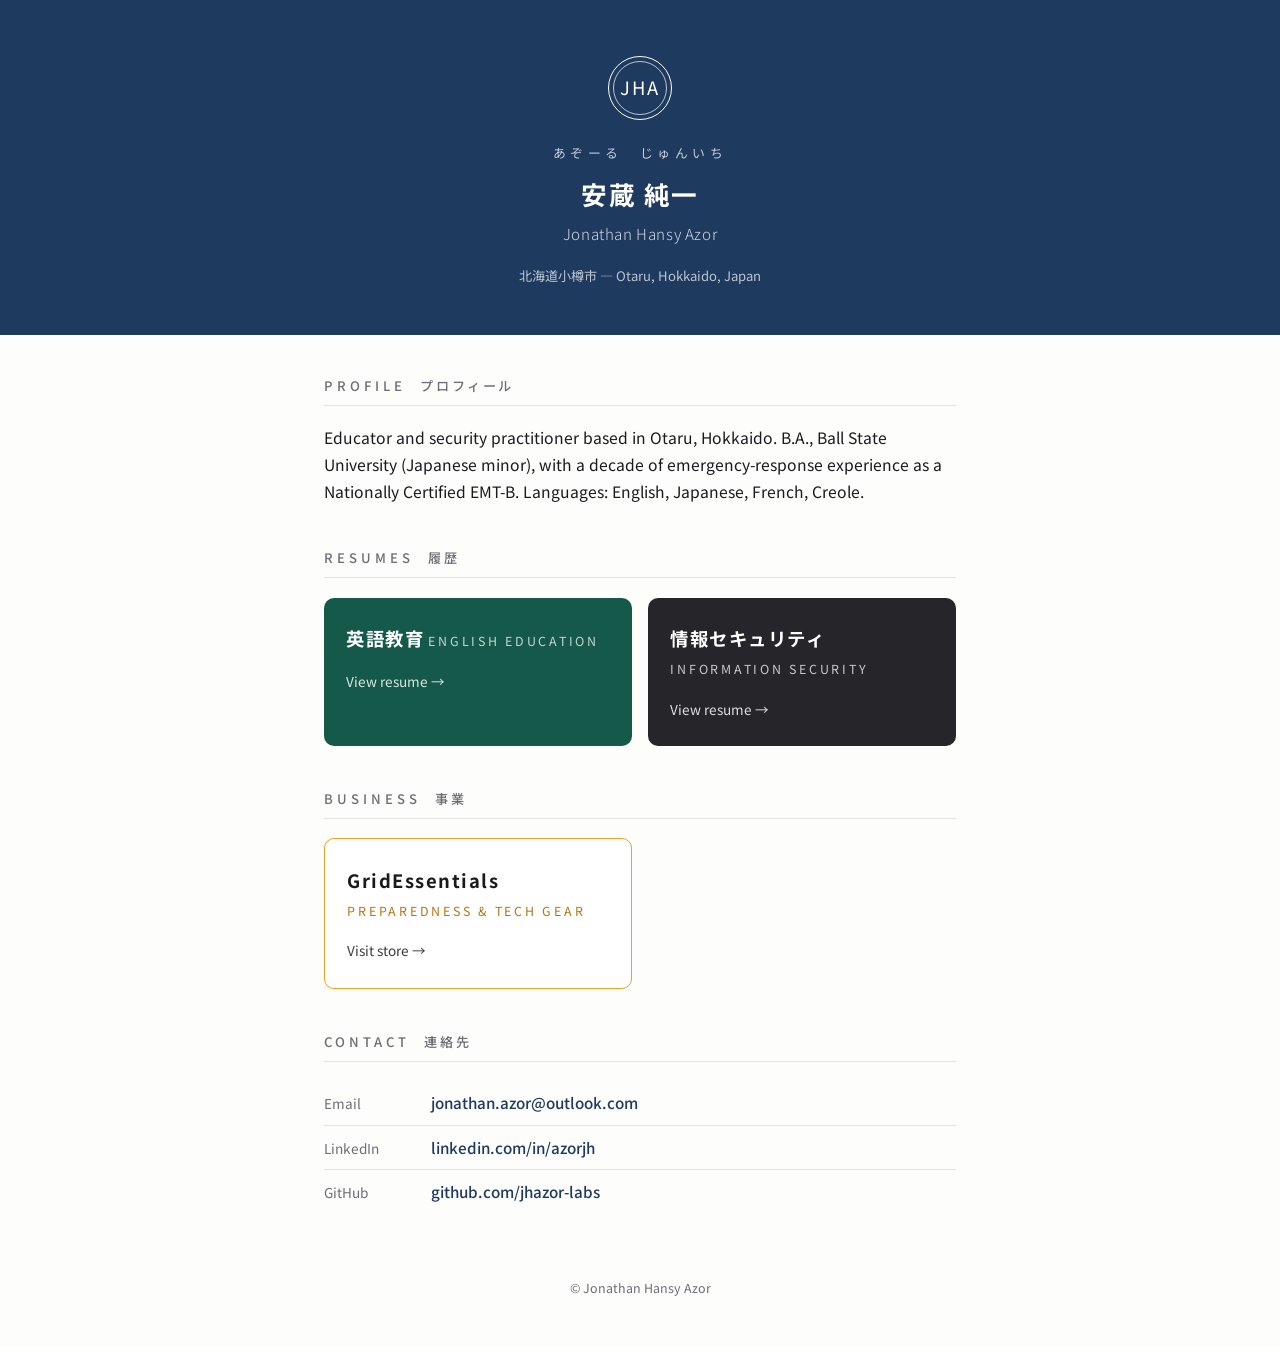
<file: index.html>
<!DOCTYPE html>
<html lang="ja" style="--accent:#1E3A5F">
<head>
<meta charset="utf-8">
<meta name="viewport" content="width=device-width, initial-scale=1">
<title>Jonathan Hansy Azor — 安蔵 純一</title>
<meta name="description" content="Jonathan Hansy Azor (安蔵 純一) — English education and information security. Otaru, Hokkaido, Japan.">
<link rel="preconnect" href="https://fonts.googleapis.com">
<link href="https://fonts.googleapis.com/css2?family=Noto+Sans+JP:wght@300;400;500;700&display=swap" rel="stylesheet">
<style>
:root {
  --ink: #1a1a1e;
  --paper: #fdfdfc;
  --gray: #6d6d74;
  --line: #e3e3e0;
  --accent: #1E3A5F;
  --accent-ink: #ffffff;
  --max: 680px;
}
* { margin: 0; padding: 0; box-sizing: border-box; }
html { -webkit-text-size-adjust: 100%; }
body {
  font-family: "Noto Sans JP", -apple-system, BlinkMacSystemFont, "Segoe UI",
               "Hiragino Kaku Gothic ProN", Meiryo, sans-serif;
  font-size: 16px;
  line-height: 1.7;
  color: var(--ink);
  background: var(--paper);
}
header {
  background: var(--accent);
  color: var(--accent-ink);
  padding: 3.5rem 1.5rem 3rem;
  text-align: center;
}
.monogram {
  width: 64px; height: 64px;
  border: 1.5px solid currentColor;
  border-radius: 50%;
  display: inline-flex; align-items: center; justify-content: center;
  font-size: 1.15rem; letter-spacing: 0.12em;
  position: relative;
  margin-bottom: 1.4rem;
}
.monogram::after {
  content: ""; position: absolute; inset: 4px;
  border: 0.75px solid currentColor; border-radius: 50%;
  opacity: 0.7;
}
header .eyebrow {
  font-size: 0.8rem;
  letter-spacing: 0.35em;
  opacity: 0.75;
  margin-bottom: 0.5rem;
}
header h1 {
  font-size: 1.6rem;
  font-weight: 700;
  letter-spacing: 0.06em;
}
header .romaji {
  font-weight: 300;
  font-size: 0.95rem;
  opacity: 0.8;
  margin-top: 0.35rem;
  letter-spacing: 0.04em;
}
header .loc {
  font-size: 0.82rem;
  opacity: 0.7;
  margin-top: 1.1rem;
}
main {
  max-width: var(--max);
  margin: 0 auto;
  padding: 2.5rem 1.5rem 4rem;
}
section + section { margin-top: 2.6rem; }
h2 {
  font-size: 0.82rem;
  font-weight: 500;
  letter-spacing: 0.3em;
  color: var(--gray);
  text-transform: uppercase;
  border-bottom: 1px solid var(--line);
  padding-bottom: 0.5rem;
  margin-bottom: 1.2rem;
}
h2 .jp { letter-spacing: 0.2em; margin-left: 0.6em; }
.summary { font-size: 0.98rem; }
.doors { display: grid; gap: 1rem; }
@media (min-width: 560px) { .doors { grid-template-columns: 1fr 1fr; } }
.door {
  display: block;
  text-decoration: none;
  color: #fff;
  border-radius: 10px;
  padding: 1.6rem 1.4rem;
  transition: transform 0.12s ease;
}
.door:active { transform: scale(0.98); }
.door .jp { font-size: 1.15rem; font-weight: 700; letter-spacing: 0.08em; }
.door .en { font-size: 0.78rem; letter-spacing: 0.22em; opacity: 0.75;
            margin-top: 0.2rem; }
.door .go { font-size: 0.85rem; opacity: 0.85; margin-top: 1rem; display: block; }
.door.alt { background: #15594A; }
.door.sec { background: #26262A; }
.door.grid { background: #fff; color: var(--ink); border: 1.5px solid #EF9F27; }
.door.grid .en { color: #b57614; opacity: 1; }
.contact { list-style: none; font-size: 0.95rem; }
.contact li { padding: 0.55rem 0; border-bottom: 1px solid var(--line); }
.contact li:last-child { border-bottom: 0; }
.contact a { color: var(--accent); text-decoration: none; font-weight: 500; }
.contact .k { display: inline-block; min-width: 6.5rem; color: var(--gray);
              font-size: 0.85rem; }
footer {
  text-align: center;
  font-size: 0.78rem;
  color: var(--gray);
  padding: 0 1.5rem 3rem;
}
footer a { color: var(--gray); }
@media (prefers-reduced-motion: reduce) {
  .door { transition: none; }
}
</style>
</head>
<body>

<header>
  <div class="monogram">JHA</div>
  <p class="eyebrow">あぞーる　じゅんいち</p>
  <h1>安蔵 純一</h1>
  <p class="romaji">Jonathan Hansy Azor</p>
  <p class="loc">北海道小樽市 — Otaru, Hokkaido, Japan</p>
</header>

<main>
  <section>
    <h2>Profile <span class="jp">プロフィール</span></h2>
    <p class="summary">
      Educator and security practitioner based in Otaru, Hokkaido.
      B.A., Ball State University (Japanese minor), with a decade of
      emergency-response experience as a Nationally Certified EMT-B.
      Languages: English, Japanese, French, Creole.
    </p>
  </section>

  <section>
    <h2>Resumes <span class="jp">履歴</span></h2>
    <div class="doors">
      <a class="door alt" href="alt/">
        <span class="jp">英語教育</span>
        <span class="en">ENGLISH EDUCATION</span>
        <span class="go">View resume →</span>
      </a>
      <a class="door sec" href="security/">
        <span class="jp">情報セキュリティ</span>
        <span class="en">INFORMATION SECURITY</span>
        <span class="go">View resume →</span>
      </a>
    </div>
  </section>

  <section>
    <h2>Business <span class="jp">事業</span></h2>
    <div class="doors">
      <a class="door grid" href="https://gridessentials.myshopify.com">
        <span class="jp">GridEssentials</span>
        <span class="en">PREPAREDNESS &amp; TECH GEAR</span>
        <span class="go">Visit store →</span>
      </a>
    </div>
  </section>

  <section>
    <h2>Contact <span class="jp">連絡先</span></h2>
    <ul class="contact">
      <li><span class="k">Email</span>
          <a href="mailto:jonathan.azor@outlook.com">jonathan.azor@outlook.com</a></li>
      <li><span class="k">LinkedIn</span>
          <a href="https://www.linkedin.com/in/azorjh/">linkedin.com/in/azorjh</a></li>
      <li><span class="k">GitHub</span>
          <a href="https://github.com/jhazor-labs">github.com/jhazor-labs</a></li>
    </ul>
  </section>
</main>

<footer>© Jonathan Hansy Azor</footer>
</body>
</html>
</file>
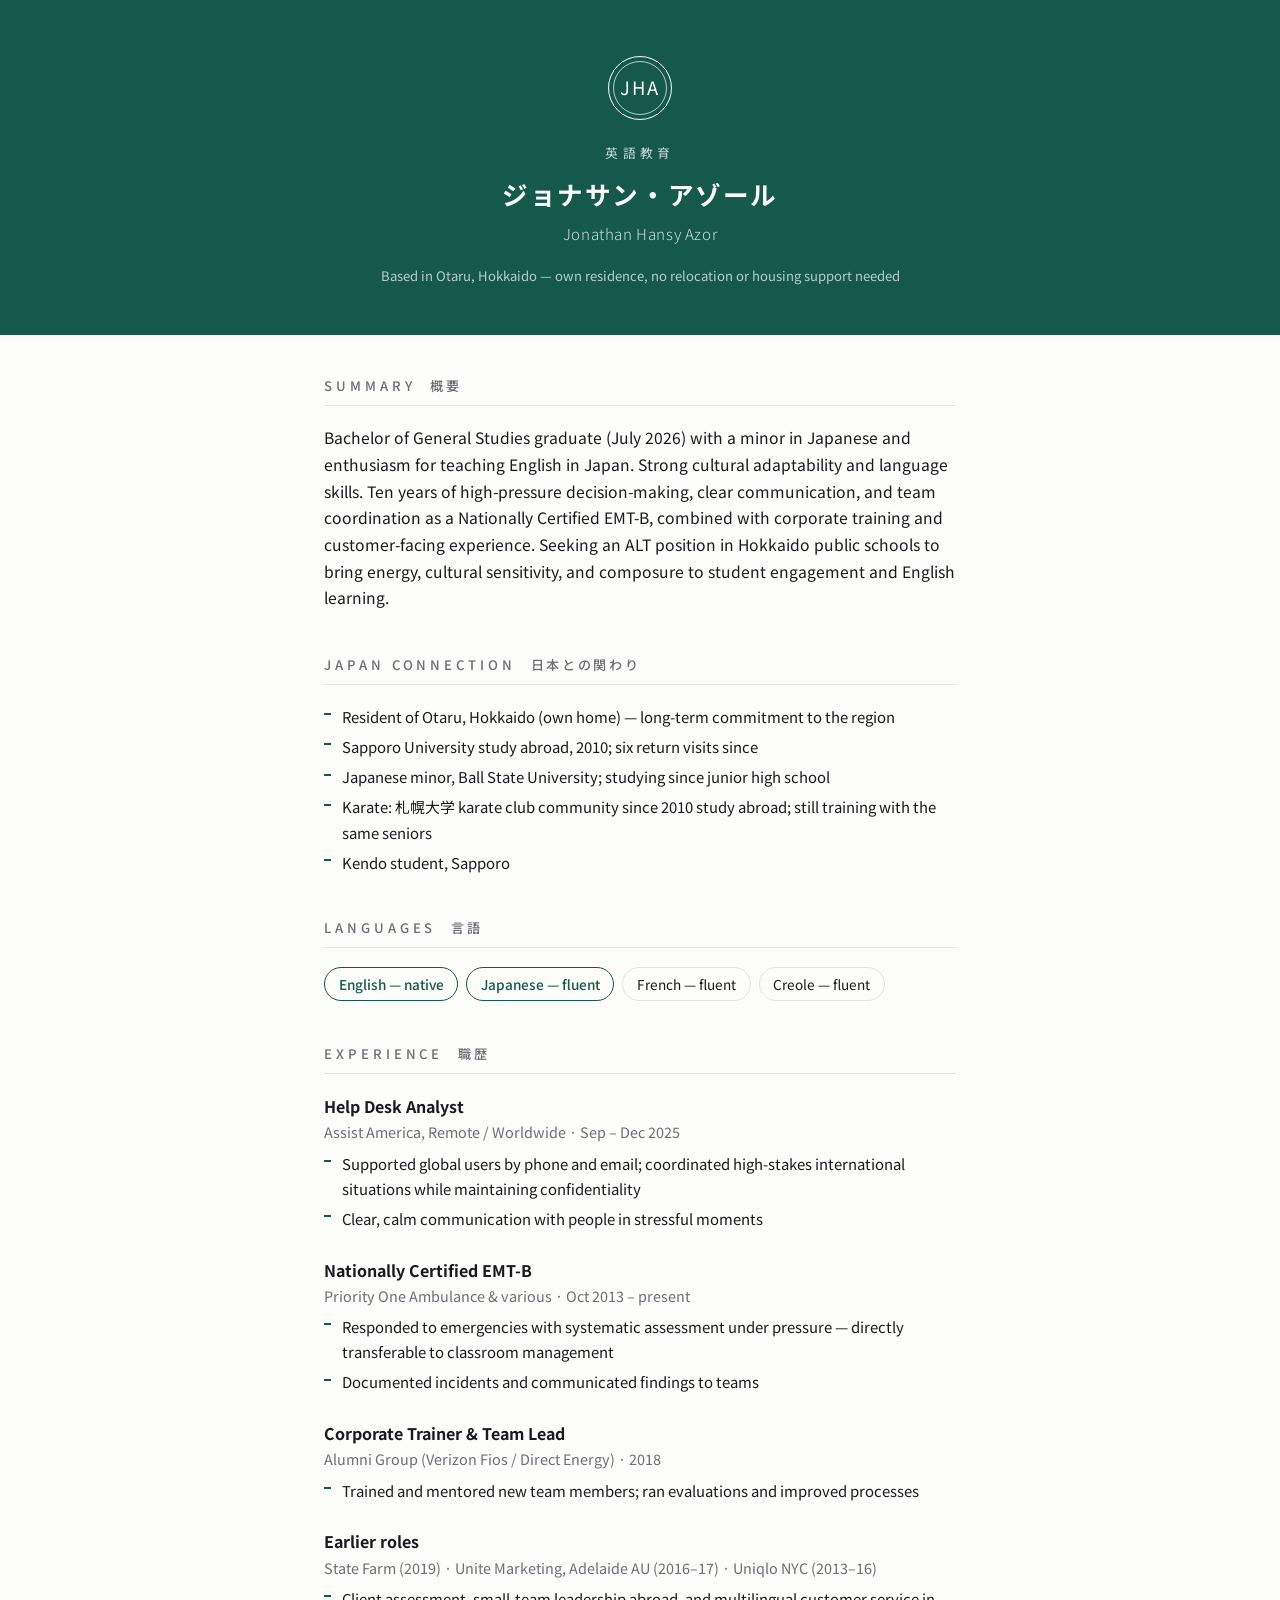
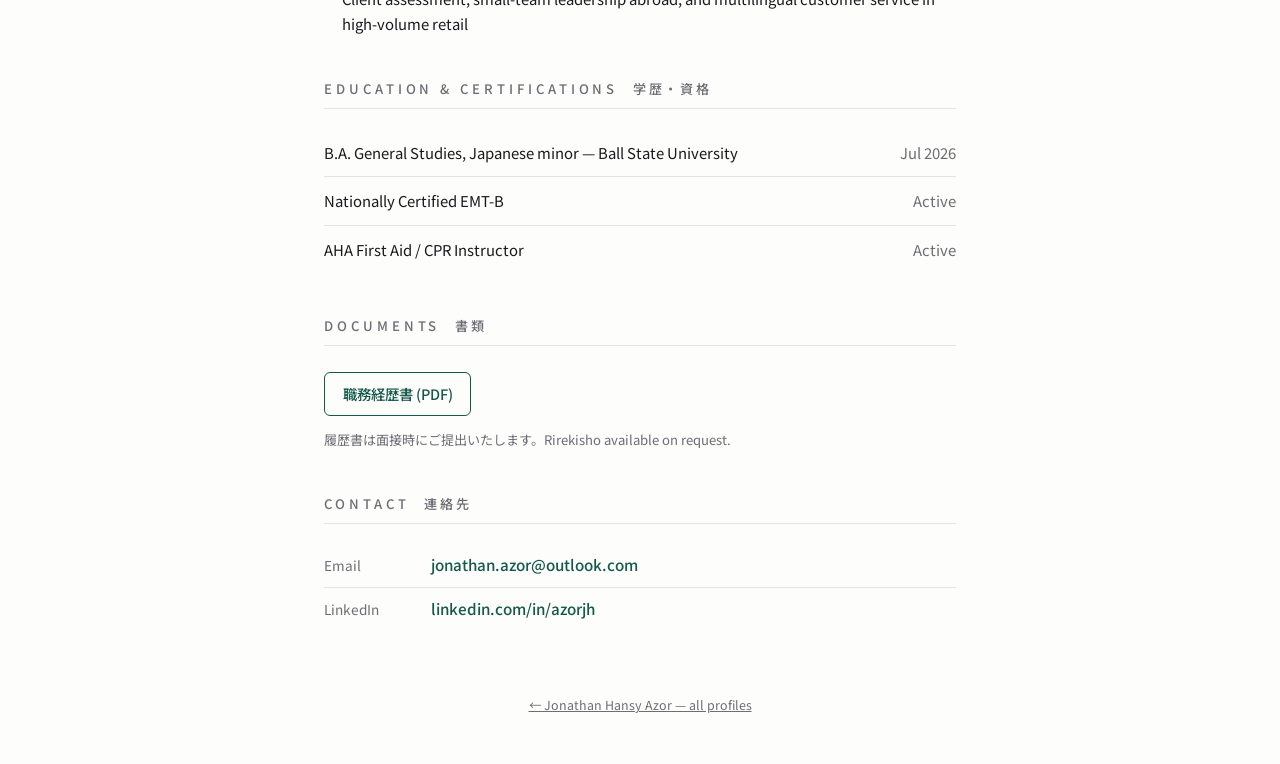
<file: alt/index.html>
<!DOCTYPE html>
<html lang="en" style="--accent:#15594A">
<head>
<meta charset="utf-8">
<meta name="viewport" content="width=device-width, initial-scale=1">
<title>Jonathan Hansy Azor — English Education</title>
<meta name="description" content="ALT / English education resume — Jonathan Hansy Azor. Based in Otaru, Hokkaido.">
<link rel="preconnect" href="https://fonts.googleapis.com">
<link href="https://fonts.googleapis.com/css2?family=Noto+Sans+JP:wght@300;400;500;700&display=swap" rel="stylesheet">
<style>
/* jhazor-labs resume site — shared styles.
   Each page sets --accent and --accent-ink on <html> to match the card scanned. */

:root {
  --ink: #1a1a1e;
  --paper: #fdfdfc;
  --gray: #6d6d74;
  --line: #e3e3e0;
  --accent: #1E3A5F;       /* overridden per page */
  --accent-ink: #ffffff;
  --max: 680px;
}

* { margin: 0; padding: 0; box-sizing: border-box; }

html { -webkit-text-size-adjust: 100%; }

body {
  font-family: "Noto Sans JP", -apple-system, BlinkMacSystemFont, "Segoe UI",
               "Hiragino Kaku Gothic ProN", Meiryo, sans-serif;
  font-size: 16px;
  line-height: 1.7;
  color: var(--ink);
  background: var(--paper);
}

/* ---- flood header, echoes the card front ---- */
header {
  background: var(--accent);
  color: var(--accent-ink);
  padding: 3.5rem 1.5rem 3rem;
  text-align: center;
}

.monogram {
  width: 64px; height: 64px;
  border: 1.5px solid currentColor;
  border-radius: 50%;
  display: inline-flex; align-items: center; justify-content: center;
  font-size: 1.15rem; letter-spacing: 0.12em;
  position: relative;
  margin-bottom: 1.4rem;
}
.monogram::after {
  content: ""; position: absolute; inset: 4px;
  border: 0.75px solid currentColor; border-radius: 50%;
  opacity: 0.7;
}

header .eyebrow {
  font-size: 0.8rem;
  letter-spacing: 0.35em;
  opacity: 0.75;
  margin-bottom: 0.5rem;
}

header h1 {
  font-size: 1.6rem;
  font-weight: 700;
  letter-spacing: 0.06em;
}

header .romaji {
  font-weight: 300;
  font-size: 0.95rem;
  opacity: 0.8;
  margin-top: 0.35rem;
  letter-spacing: 0.04em;
}

header .loc {
  font-size: 0.82rem;
  opacity: 0.7;
  margin-top: 1.1rem;
}

/* ---- body ---- */
main {
  max-width: var(--max);
  margin: 0 auto;
  padding: 2.5rem 1.5rem 4rem;
}

section + section { margin-top: 2.6rem; }

h2 {
  font-size: 0.82rem;
  font-weight: 500;
  letter-spacing: 0.3em;
  color: var(--gray);
  text-transform: uppercase;
  border-bottom: 1px solid var(--line);
  padding-bottom: 0.5rem;
  margin-bottom: 1.2rem;
}
h2 .jp { letter-spacing: 0.2em; margin-left: 0.6em; }

.summary { font-size: 0.98rem; }

/* ---- experience entries ---- */
.job { margin-bottom: 1.6rem; }
.job:last-child { margin-bottom: 0; }

.job .role {
  font-weight: 700;
  font-size: 1rem;
}
.job .org {
  color: var(--gray);
  font-size: 0.9rem;
  margin-bottom: 0.35rem;
}
.job .org .when { white-space: nowrap; }
.job ul { list-style: none; }
.job li {
  padding-left: 1.1rem;
  position: relative;
  font-size: 0.93rem;
  margin-bottom: 0.3rem;
}
.job li::before {
  content: "";
  position: absolute; left: 0; top: 0.62em;
  width: 0.45rem; height: 2px;
  background: var(--accent);
}

/* ---- pill lists (skills, languages, certs) ---- */
.pills { display: flex; flex-wrap: wrap; gap: 0.5rem; list-style: none; }
.pills li {
  border: 1px solid var(--line);
  border-radius: 999px;
  padding: 0.28rem 0.85rem;
  font-size: 0.85rem;
}
.pills li.hot {
  border-color: var(--accent);
  color: var(--accent);
  font-weight: 500;
}

.cert { display: flex; justify-content: space-between; gap: 1rem;
        padding: 0.7rem 0; border-bottom: 1px solid var(--line);
        font-size: 0.93rem; }
.cert:last-child { border-bottom: 0; }
.cert .when { color: var(--gray); white-space: nowrap; }
.cert.pending { color: var(--gray); }
.cert.pending .name::after { content: " — in progress"; font-size: 0.85em; }

/* ---- hub door cards ---- */
.doors { display: grid; gap: 1rem; }
@media (min-width: 560px) { .doors { grid-template-columns: 1fr 1fr; } }

.door {
  display: block;
  text-decoration: none;
  color: #fff;
  border-radius: 10px;
  padding: 1.6rem 1.4rem;
  transition: transform 0.12s ease;
}
.door:active { transform: scale(0.98); }
.door .jp { font-size: 1.15rem; font-weight: 700; letter-spacing: 0.08em; }
.door .en { font-size: 0.78rem; letter-spacing: 0.22em; opacity: 0.75;
            margin-top: 0.2rem; }
.door .go { font-size: 0.85rem; opacity: 0.85; margin-top: 1rem; display: block; }
.door.alt { background: #15594A; }
.door.sec { background: #26262A; }
.door.grid { background: #fff; color: var(--ink); border: 1.5px solid #EF9F27; }
.door.grid .en { color: #b57614; opacity: 1; }

/* ---- contact + downloads ---- */
.contact { list-style: none; font-size: 0.95rem; }
.contact li { padding: 0.55rem 0; border-bottom: 1px solid var(--line); }
.contact li:last-child { border-bottom: 0; }
.contact a { color: var(--accent); text-decoration: none; font-weight: 500; }
.contact .k { display: inline-block; min-width: 6.5rem; color: var(--gray);
              font-size: 0.85rem; }

.dl {
  display: inline-block;
  margin-top: 0.4rem;
  border: 1.5px solid var(--accent);
  color: var(--accent);
  text-decoration: none;
  font-size: 0.9rem;
  font-weight: 500;
  border-radius: 6px;
  padding: 0.55rem 1.1rem;
}

.note { font-size: 0.82rem; color: var(--gray); margin-top: 0.8rem; }

footer {
  text-align: center;
  font-size: 0.78rem;
  color: var(--gray);
  padding: 0 1.5rem 3rem;
}
footer a { color: var(--gray); }

@media (prefers-reduced-motion: reduce) {
  .door { transition: none; }
}

</style>
</head>
<body>

<header>
  <div class="monogram">JHA</div>
  <p class="eyebrow">英語教育</p>
  <h1>ジョナサン・アゾール</h1>
  <p class="romaji">Jonathan Hansy Azor</p>
  <p class="loc">Based in Otaru, Hokkaido — own residence, no relocation or housing support needed</p>
</header>

<main>
  <section>
    <h2>Summary <span class="jp">概要</span></h2>
    <p class="summary">
      Bachelor of General Studies graduate (July 2026) with a minor in Japanese
      and enthusiasm for teaching English in Japan. Strong cultural adaptability
      and language skills. Ten years of high-pressure decision-making, clear
      communication, and team coordination as a Nationally Certified EMT-B,
      combined with corporate training and customer-facing experience. Seeking
      an ALT position in Hokkaido public schools to bring energy, cultural
      sensitivity, and composure to student engagement and English learning.
    </p>
  </section>

  <section>
    <h2>Japan Connection <span class="jp">日本との関わり</span></h2>
    <div class="job">
      <ul>
        <li>Resident of Otaru, Hokkaido (own home) — long-term commitment to the region</li>
        <li>Sapporo University study abroad, 2010; six return visits since</li>
        <li>Japanese minor, Ball State University; studying since junior high school</li>
        <li>Karate: 札幌大学 karate club community since 2010 study abroad; still training with the same seniors</li>
        <li>Kendo student, Sapporo</li>
      </ul>
    </div>
  </section>

  <section>
    <h2>Languages <span class="jp">言語</span></h2>
    <ul class="pills">
      <li class="hot">English — native</li>
      <li class="hot">Japanese — fluent</li>
      <li>French — fluent</li>
      <li>Creole — fluent</li>
    </ul>
  </section>

  <section>
    <h2>Experience <span class="jp">職歴</span></h2>

    <div class="job">
      <p class="role">Help Desk Analyst</p>
      <p class="org">Assist America, Remote / Worldwide · <span class="when">Sep – Dec 2025</span></p>
      <ul>
        <li>Supported global users by phone and email; coordinated high-stakes international situations while maintaining confidentiality</li>
        <li>Clear, calm communication with people in stressful moments</li>
      </ul>
    </div>

    <div class="job">
      <p class="role">Nationally Certified EMT-B</p>
      <p class="org">Priority One Ambulance &amp; various · <span class="when">Oct 2013 – present</span></p>
      <ul>
        <li>Responded to emergencies with systematic assessment under pressure — directly transferable to classroom management</li>
        <li>Documented incidents and communicated findings to teams</li>
      </ul>
    </div>

    <div class="job">
      <p class="role">Corporate Trainer &amp; Team Lead</p>
      <p class="org">Alumni Group (Verizon Fios / Direct Energy) · <span class="when">2018</span></p>
      <ul>
        <li>Trained and mentored new team members; ran evaluations and improved processes</li>
      </ul>
    </div>

    <div class="job">
      <p class="role">Earlier roles</p>
      <p class="org">State Farm (2019) · Unite Marketing, Adelaide AU (2016–17) · Uniqlo NYC (2013–16)</p>
      <ul>
        <li>Client assessment, small-team leadership abroad, and multilingual customer service in high-volume retail</li>
      </ul>
    </div>
  </section>

  <section>
    <h2>Education &amp; Certifications <span class="jp">学歴・資格</span></h2>
    <div class="cert"><span class="name">B.A. General Studies, Japanese minor — Ball State University</span><span class="when">Jul 2026</span></div>
    <div class="cert"><span class="name">Nationally Certified EMT-B</span><span class="when">Active</span></div>
    <div class="cert"><span class="name">AHA First Aid / CPR Instructor</span><span class="when">Active</span></div>
  </section>

  <section>
    <h2>Documents <span class="jp">書類</span></h2>
    <a class="dl" href="../assets/shokumu-keirekisho.pdf">職務経歴書 (PDF)</a>
    <p class="note">履歴書は面接時にご提出いたします。Rirekisho available on request.</p>
  </section>

  <section>
    <h2>Contact <span class="jp">連絡先</span></h2>
    <ul class="contact">
      <li><span class="k">Email</span>
          <a href="mailto:jonathan.azor@outlook.com">jonathan.azor@outlook.com</a></li>
      <li><span class="k">LinkedIn</span>
          <a href="https://www.linkedin.com/in/azorjh/">linkedin.com/in/azorjh</a></li>
    </ul>
  </section>
</main>

<footer><a href="../">← Jonathan Hansy Azor — all profiles</a></footer>
</body>
</html>
</file>
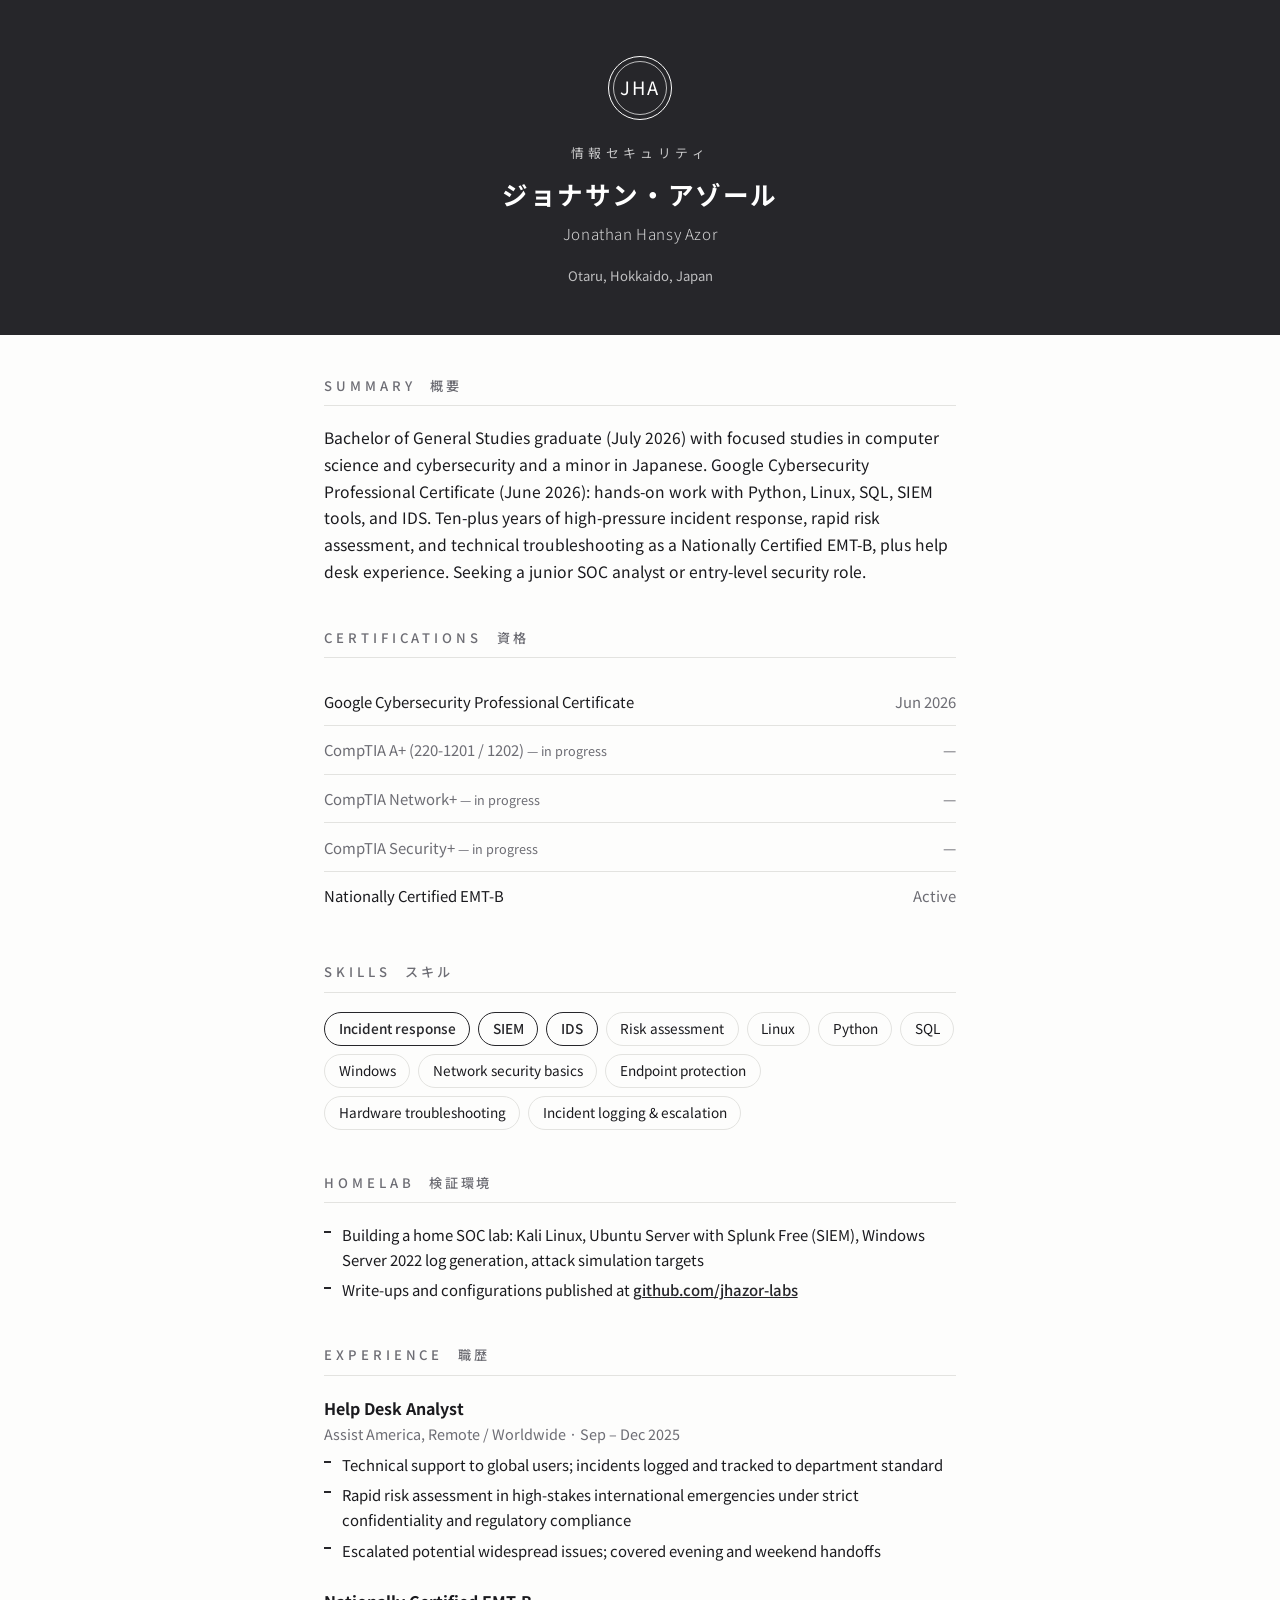
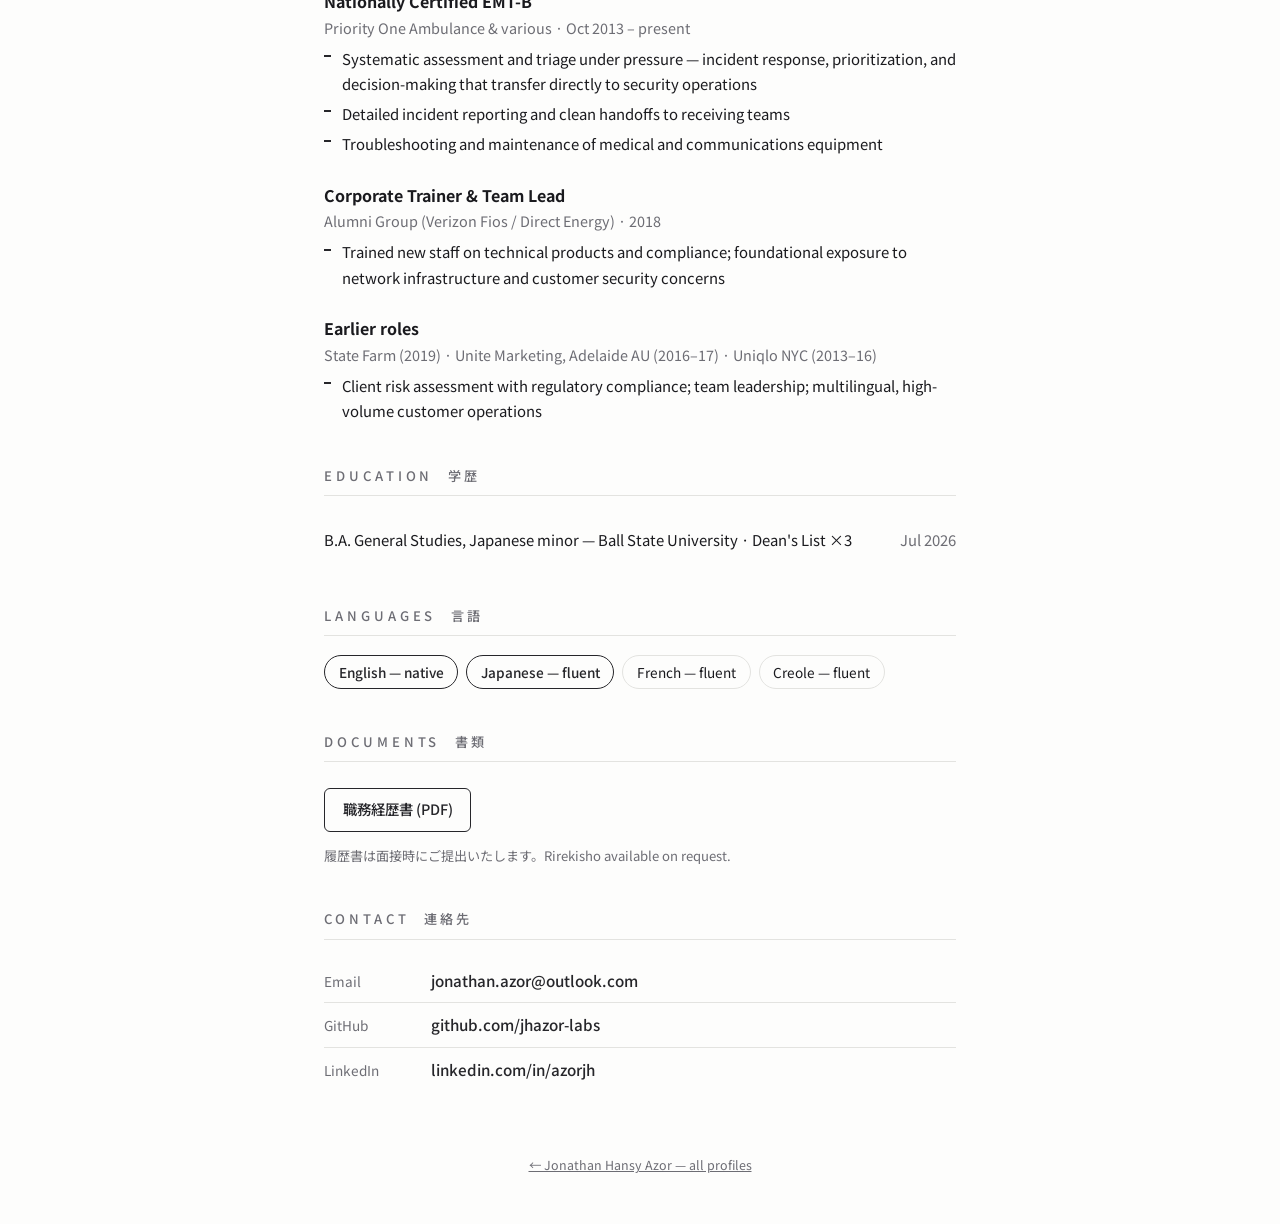
<file: security/index.html>
<!DOCTYPE html>
<html lang="en" style="--accent:#26262A">
<head>
<meta charset="utf-8">
<meta name="viewport" content="width=device-width, initial-scale=1">
<title>Jonathan Hansy Azor — Information Security</title>
<meta name="description" content="Information security resume — Jonathan Hansy Azor. SOC / entry-level cybersecurity. Otaru, Hokkaido.">
<link rel="preconnect" href="https://fonts.googleapis.com">
<link href="https://fonts.googleapis.com/css2?family=Noto+Sans+JP:wght@300;400;500;700&display=swap" rel="stylesheet">
<style>
:root {
  --ink: #1a1a1e;
  --paper: #fdfdfc;
  --gray: #6d6d74;
  --line: #e3e3e0;
  --accent: #26262A;
  --accent-ink: #ffffff;
  --max: 680px;
}
* { margin: 0; padding: 0; box-sizing: border-box; }
html { -webkit-text-size-adjust: 100%; }
body {
  font-family: "Noto Sans JP", -apple-system, BlinkMacSystemFont, "Segoe UI",
               "Hiragino Kaku Gothic ProN", Meiryo, sans-serif;
  font-size: 16px;
  line-height: 1.7;
  color: var(--ink);
  background: var(--paper);
}
header {
  background: var(--accent);
  color: var(--accent-ink);
  padding: 3.5rem 1.5rem 3rem;
  text-align: center;
}
.monogram {
  width: 64px; height: 64px;
  border: 1.5px solid currentColor;
  border-radius: 50%;
  display: inline-flex; align-items: center; justify-content: center;
  font-size: 1.15rem; letter-spacing: 0.12em;
  position: relative;
  margin-bottom: 1.4rem;
}
.monogram::after {
  content: ""; position: absolute; inset: 4px;
  border: 0.75px solid currentColor; border-radius: 50%;
  opacity: 0.7;
}
header .eyebrow {
  font-size: 0.8rem;
  letter-spacing: 0.35em;
  opacity: 0.75;
  margin-bottom: 0.5rem;
}
header h1 {
  font-size: 1.6rem;
  font-weight: 700;
  letter-spacing: 0.06em;
}
header .romaji {
  font-weight: 300;
  font-size: 0.95rem;
  opacity: 0.8;
  margin-top: 0.35rem;
  letter-spacing: 0.04em;
}
header .loc {
  font-size: 0.82rem;
  opacity: 0.7;
  margin-top: 1.1rem;
}
main {
  max-width: var(--max);
  margin: 0 auto;
  padding: 2.5rem 1.5rem 4rem;
}
section + section { margin-top: 2.6rem; }
h2 {
  font-size: 0.82rem;
  font-weight: 500;
  letter-spacing: 0.3em;
  color: var(--gray);
  text-transform: uppercase;
  border-bottom: 1px solid var(--line);
  padding-bottom: 0.5rem;
  margin-bottom: 1.2rem;
}
h2 .jp { letter-spacing: 0.2em; margin-left: 0.6em; }
.summary { font-size: 0.98rem; }
.job { margin-bottom: 1.6rem; }
.job:last-child { margin-bottom: 0; }
.job .role {
  font-weight: 700;
  font-size: 1rem;
}
.job .org {
  color: var(--gray);
  font-size: 0.9rem;
  margin-bottom: 0.35rem;
}
.job .org .when { white-space: nowrap; }
.job ul { list-style: none; }
.job li {
  padding-left: 1.1rem;
  position: relative;
  font-size: 0.93rem;
  margin-bottom: 0.3rem;
}
.job li::before {
  content: "";
  position: absolute; left: 0; top: 0.62em;
  width: 0.45rem; height: 2px;
  background: var(--accent);
}
.pills { display: flex; flex-wrap: wrap; gap: 0.5rem; list-style: none; }
.pills li {
  border: 1px solid var(--line);
  border-radius: 999px;
  padding: 0.28rem 0.85rem;
  font-size: 0.85rem;
}
.pills li.hot {
  border-color: var(--accent);
  color: var(--accent);
  font-weight: 500;
}
.cert { display: flex; justify-content: space-between; gap: 1rem;
        padding: 0.7rem 0; border-bottom: 1px solid var(--line);
        font-size: 0.93rem; }
.cert:last-child { border-bottom: 0; }
.cert .when { color: var(--gray); white-space: nowrap; }
.cert.pending { color: var(--gray); }
.cert.pending .name::after { content: " — in progress"; font-size: 0.85em; }
.contact { list-style: none; font-size: 0.95rem; }
.contact li { padding: 0.55rem 0; border-bottom: 1px solid var(--line); }
.contact li:last-child { border-bottom: 0; }
.contact a { color: var(--accent); text-decoration: none; font-weight: 500; }
.contact .k { display: inline-block; min-width: 6.5rem; color: var(--gray);
              font-size: 0.85rem; }
.dl {
  display: inline-block;
  margin-top: 0.4rem;
  border: 1.5px solid var(--accent);
  color: var(--accent);
  text-decoration: none;
  font-size: 0.9rem;
  font-weight: 500;
  border-radius: 6px;
  padding: 0.55rem 1.1rem;
}
.note { font-size: 0.82rem; color: var(--gray); margin-top: 0.8rem; }
footer {
  text-align: center;
  font-size: 0.78rem;
  color: var(--gray);
  padding: 0 1.5rem 3rem;
}
footer a { color: var(--gray); }
</style>
</head>
<body>

<header>
  <div class="monogram">JHA</div>
  <p class="eyebrow">情報セキュリティ</p>
  <h1>ジョナサン・アゾール</h1>
  <p class="romaji">Jonathan Hansy Azor</p>
  <p class="loc">Otaru, Hokkaido, Japan</p>
</header>

<main>
  <section>
    <h2>Summary <span class="jp">概要</span></h2>
    <p class="summary">
      Bachelor of General Studies graduate (July 2026) with focused studies in
      computer science and cybersecurity and a minor in Japanese. Google
      Cybersecurity Professional Certificate (June 2026): hands-on work with
      Python, Linux, SQL, SIEM tools, and IDS. Ten-plus years of high-pressure
      incident response, rapid risk assessment, and technical troubleshooting
      as a Nationally Certified EMT-B, plus help desk experience. Seeking a
      junior SOC analyst or entry-level security role.
    </p>
  </section>

  <section>
    <h2>Certifications <span class="jp">資格</span></h2>
    <div class="cert"><span class="name">Google Cybersecurity Professional Certificate</span><span class="when">Jun 2026</span></div>
    <div class="cert pending"><span class="name">CompTIA A+ (220-1201 / 1202)</span><span class="when">—</span></div>
    <div class="cert pending"><span class="name">CompTIA Network+</span><span class="when">—</span></div>
    <div class="cert pending"><span class="name">CompTIA Security+</span><span class="when">—</span></div>
    <div class="cert"><span class="name">Nationally Certified EMT-B</span><span class="when">Active</span></div>
  </section>

  <section>
    <h2>Skills <span class="jp">スキル</span></h2>
    <ul class="pills">
      <li class="hot">Incident response</li>
      <li class="hot">SIEM</li>
      <li class="hot">IDS</li>
      <li>Risk assessment</li>
      <li>Linux</li>
      <li>Python</li>
      <li>SQL</li>
      <li>Windows</li>
      <li>Network security basics</li>
      <li>Endpoint protection</li>
      <li>Hardware troubleshooting</li>
      <li>Incident logging &amp; escalation</li>
    </ul>
  </section>

  <section>
    <h2>Homelab <span class="jp">検証環境</span></h2>
    <div class="job">
      <ul>
        <li>Building a home SOC lab: Kali Linux, Ubuntu Server with Splunk Free (SIEM), Windows Server 2022 log generation, attack simulation targets</li>
        <li>Write-ups and configurations published at <a href="https://github.com/jhazor-labs" style="color:var(--accent);font-weight:500">github.com/jhazor-labs</a></li>
      </ul>
    </div>
  </section>

  <section>
    <h2>Experience <span class="jp">職歴</span></h2>

    <div class="job">
      <p class="role">Help Desk Analyst</p>
      <p class="org">Assist America, Remote / Worldwide · <span class="when">Sep – Dec 2025</span></p>
      <ul>
        <li>Technical support to global users; incidents logged and tracked to department standard</li>
        <li>Rapid risk assessment in high-stakes international emergencies under strict confidentiality and regulatory compliance</li>
        <li>Escalated potential widespread issues; covered evening and weekend handoffs</li>
      </ul>
    </div>

    <div class="job">
      <p class="role">Nationally Certified EMT-B</p>
      <p class="org">Priority One Ambulance &amp; various · <span class="when">Oct 2013 – present</span></p>
      <ul>
        <li>Systematic assessment and triage under pressure — incident response, prioritization, and decision-making that transfer directly to security operations</li>
        <li>Detailed incident reporting and clean handoffs to receiving teams</li>
        <li>Troubleshooting and maintenance of medical and communications equipment</li>
      </ul>
    </div>

    <div class="job">
      <p class="role">Corporate Trainer &amp; Team Lead</p>
      <p class="org">Alumni Group (Verizon Fios / Direct Energy) · <span class="when">2018</span></p>
      <ul>
        <li>Trained new staff on technical products and compliance; foundational exposure to network infrastructure and customer security concerns</li>
      </ul>
    </div>

    <div class="job">
      <p class="role">Earlier roles</p>
      <p class="org">State Farm (2019) · Unite Marketing, Adelaide AU (2016–17) · Uniqlo NYC (2013–16)</p>
      <ul>
        <li>Client risk assessment with regulatory compliance; team leadership; multilingual, high-volume customer operations</li>
      </ul>
    </div>
  </section>

  <section>
    <h2>Education <span class="jp">学歴</span></h2>
    <div class="cert"><span class="name">B.A. General Studies, Japanese minor — Ball State University · Dean's List ×3</span><span class="when">Jul 2026</span></div>
  </section>

  <section>
    <h2>Languages <span class="jp">言語</span></h2>
    <ul class="pills">
      <li class="hot">English — native</li>
      <li class="hot">Japanese — fluent</li>
      <li>French — fluent</li>
      <li>Creole — fluent</li>
    </ul>
  </section>

  <section>
    <h2>Documents <span class="jp">書類</span></h2>
    <a class="dl" href="../assets/shokumu-keirekisho.pdf">職務経歴書 (PDF)</a>
    <p class="note">履歴書は面接時にご提出いたします。Rirekisho available on request.</p>
  </section>

  <section>
    <h2>Contact <span class="jp">連絡先</span></h2>
    <ul class="contact">
      <li><span class="k">Email</span>
          <a href="mailto:jonathan.azor@outlook.com">jonathan.azor@outlook.com</a></li>
      <li><span class="k">GitHub</span>
          <a href="https://github.com/jhazor-labs">github.com/jhazor-labs</a></li>
      <li><span class="k">LinkedIn</span>
          <a href="https://www.linkedin.com/in/azorjh/">linkedin.com/in/azorjh</a></li>
    </ul>
  </section>
</main>

<footer><a href="../">← Jonathan Hansy Azor — all profiles</a></footer>
</body>
</html>
</file>
